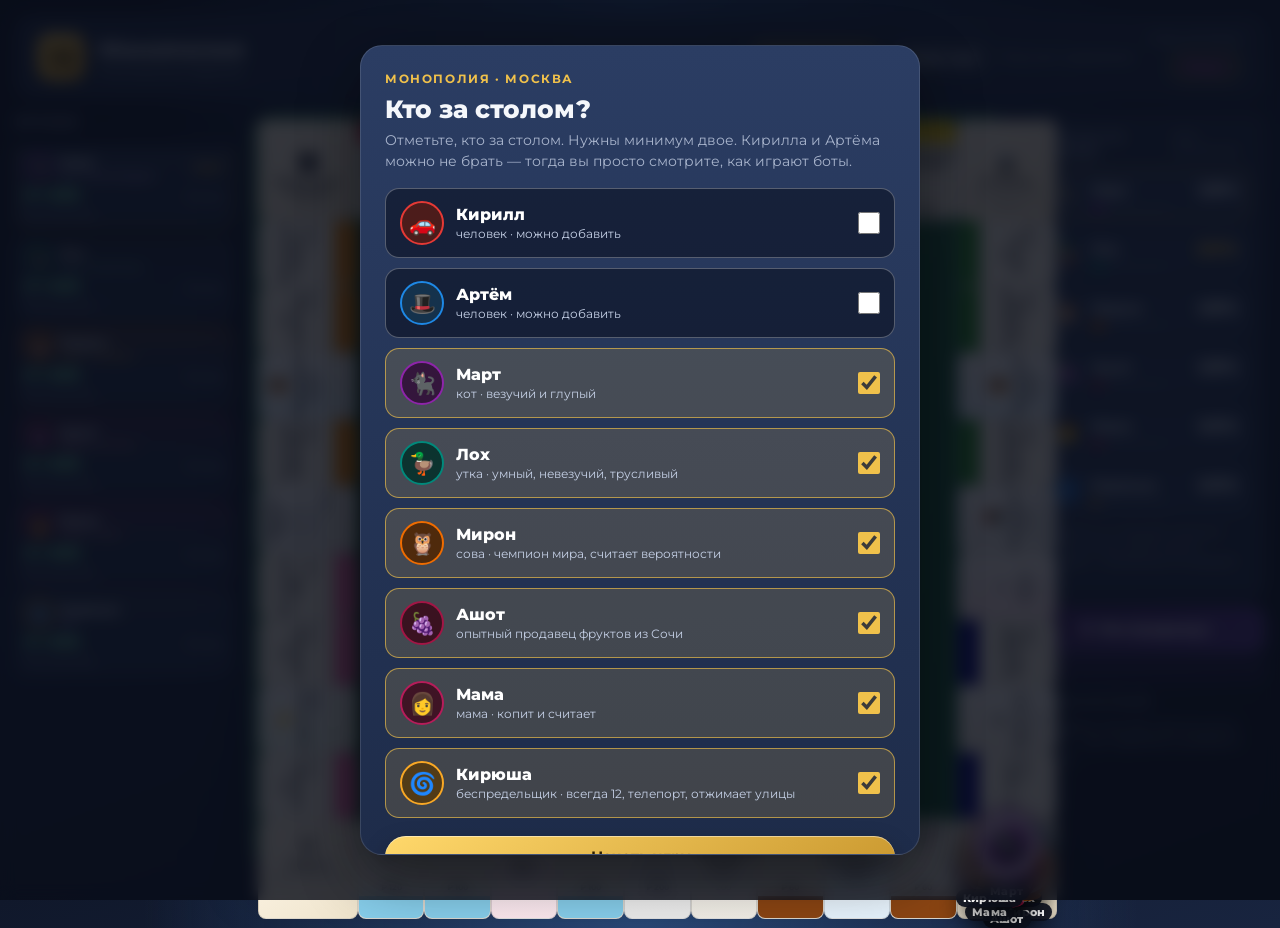
<file: index.html>
<!DOCTYPE html>
<html lang="ru">
<head>
  <meta charset="UTF-8" />
  <meta name="viewport" content="width=device-width, initial-scale=1.0" />
  <title>Монополия — Москва</title>
  <link rel="preconnect" href="https://fonts.googleapis.com" />
  <link rel="preconnect" href="https://fonts.gstatic.com" crossorigin />
  <link href="https://fonts.googleapis.com/css2?family=Montserrat:wght@500;600;700;800&family=PT+Serif:wght@700&display=swap" rel="stylesheet" />
  <link rel="stylesheet" href="styles.css?v=k3" />
</head>
<body>
  <div class="app">
    <header class="header">
      <div class="header__brand">
        <span class="header__logo">М</span>
        <div>
          <h1>Монополия</h1>
          <p class="header__subtitle">Московское издание</p>
        </div>
      </div>
      <div class="header__save">
        <button class="btn-save" id="save-btn" type="button">Сохранить игру</button>
        <button class="btn-save btn-save--ghost" id="new-game-btn" type="button">Новая игра</button>
        <span class="header__save-status" id="save-status">Пока нет сохранения</span>
      </div>
      <div class="header__turn">
        <span class="header__turn-label">Ход игрока</span>
        <span class="header__turn-player" id="active-player-name">Кирилл</span>
      </div>
    </header>

    <main class="game-layout">
      <aside class="players-panel">
        <h2 class="panel-title">Игроки</h2>
        <div id="player-cards" class="player-cards"></div>
      </aside>

      <section class="board-section">
        <div class="board-wrapper">
          <div id="board" class="board"></div>
          <div id="tokens-layer" class="tokens-layer" aria-hidden="true"></div>
          <div class="board-center">
            <div class="board-center__logo">
              <span class="board-center__m">М</span>
              <span class="board-center__text">ОНОПОЛИЯ</span>
              <span class="board-center__city">Москва</span>
            </div>

            <div class="dice-stage">
              <div class="dice-area">
                <div class="die die--white" id="dice-1" aria-label="Кубик 1"></div>
                <div class="die die--red" id="dice-2" aria-label="Кубик 2"></div>
              </div>
              <div class="dice-readout" id="dice-readout">
                <span class="dice-readout__value" id="die-value-1">—</span>
                <span class="dice-readout__op">+</span>
                <span class="dice-readout__value" id="die-value-2">—</span>
                <span class="dice-readout__op">=</span>
                <span class="dice-readout__total" id="dice-total">—</span>
              </div>
            </div>

            <button class="btn-roll" id="roll-btn" type="button">
              <span class="btn-roll__icon">🎲</span>
              <span id="roll-btn-label">Бросить кубики</span>
            </button>

            <div class="turn-actions" id="turn-actions">
              <button class="btn-action" id="manage-btn" type="button">Дома и залог</button>
              <button class="btn-action" id="trade-btn" type="button">Торговля</button>
              <button class="btn-action btn-action--end" id="end-turn-btn" type="button" hidden>Закончить ход</button>
            </div>

            <p class="game-log" id="game-log">За столом Кирилл, Артём, Лох, Март и Мирон. Боты ходят сами и комментируют решения.</p>
            <div class="trade-feed" id="trade-feed" hidden></div>
            <div class="property-hover" id="property-preview" hidden></div>
            <div class="board-offer" id="board-offer" hidden></div>
          </div>
        </div>
      </section>

      <aside class="info-panel">
        <section class="odds-panel" aria-live="polite">
          <div class="odds-panel__head">
            <h2 class="panel-title">Шансы на победу</h2>
            <span class="odds-panel__note">1000 симуляций</span>
          </div>
          <div class="odds-list" id="odds-list"></div>
          <p class="odds-panel__foot">Считается из текущей позиции: деньги, улицы, дома, залоги. Стрелка — изменение за текущий ход.</p>
        </section>
        <section class="nostradamus">
          <button class="btn-nostradamus" id="nostradamus-btn" type="button">🔮 Нострадамус</button>
          <ol class="prophecy" id="prophecy" hidden></ol>
          <button class="btn-dossier" id="dossier-btn" type="button">📋 Досье для Claude</button>
          <p class="nostradamus__status" id="nostradamus-status">Нострадамус зачитает прогноз вслух. «Досье» — для подробного разбора в claude.ai.</p>
        </section>
        <div class="commentary-panel" hidden>
          <div class="commentary-feed" id="commentary-feed" aria-live="polite"></div>
          <form class="commentary-compose" id="commentary-form">
            <div class="commentary-compose__who" id="commentary-speaker-row" hidden></div>
            <div class="commentary-compose__row">
              <input class="commentary-compose__input" id="commentary-input" type="text" maxlength="160" autocomplete="off" placeholder="Написать в чат…" disabled>
              <button class="commentary-compose__send" id="commentary-send" type="submit" disabled>Отправить</button>
            </div>
          </form>
        </div>

      </aside>
    </main>
  </div>

  <div class="modal-overlay" id="modal-overlay" hidden>
    <div class="modal" id="modal" role="dialog" aria-modal="true"></div>
  </div>

  <div class="lobby-overlay" id="lobby-overlay">
    <div class="lobby" role="dialog" aria-modal="true" aria-labelledby="lobby-title">
      <p class="lobby__kicker">Монополия · Москва</p>
      <h2 class="lobby__title" id="lobby-title">Кто за столом?</h2>
      <p class="lobby__lead">Отметьте, кто за столом. Нужны минимум двое. Кирилла и Артёма можно не брать — тогда вы просто смотрите, как играют боты.</p>
      <div class="lobby__seats" id="lobby-seats">
        <label class="lobby-seat">
          <span class="lobby-seat__token" style="--seat-color:#E53935">🚗</span>
          <span class="lobby-seat__body">
            <span class="lobby-seat__name">Кирилл</span>
            <span class="lobby-seat__blurb">человек · можно добавить</span>
          </span>
          <input type="checkbox" data-seat-key="human1">
        </label>
        <label class="lobby-seat">
          <span class="lobby-seat__token" style="--seat-color:#1E88E5">🎩</span>
          <span class="lobby-seat__body">
            <span class="lobby-seat__name">Артём</span>
            <span class="lobby-seat__blurb">человек · можно добавить</span>
          </span>
          <input type="checkbox" data-seat-key="human2">
        </label>
        <label class="lobby-seat">
          <span class="lobby-seat__token" style="--seat-color:#8E24AA">🐈‍⬛</span>
          <span class="lobby-seat__body">
            <span class="lobby-seat__name">Март</span>
            <span class="lobby-seat__blurb">кот · везучий и глупый</span>
          </span>
          <input type="checkbox" data-seat-key="mart" checked>
        </label>
        <label class="lobby-seat">
          <span class="lobby-seat__token" style="--seat-color:#00897B">🦆</span>
          <span class="lobby-seat__body">
            <span class="lobby-seat__name">Лох</span>
            <span class="lobby-seat__blurb">утка · умный, невезучий, трусливый</span>
          </span>
          <input type="checkbox" data-seat-key="lokh" checked>
        </label>
        <label class="lobby-seat">
          <span class="lobby-seat__token" style="--seat-color:#EF6C00">🦉</span>
          <span class="lobby-seat__body">
            <span class="lobby-seat__name">Мирон</span>
            <span class="lobby-seat__blurb">сова · чемпион мира, считает вероятности</span>
          </span>
          <input type="checkbox" data-seat-key="miron" checked>
        </label>
        <label class="lobby-seat">
          <span class="lobby-seat__token" style="--seat-color:#A31545">🍇</span>
          <span class="lobby-seat__body">
            <span class="lobby-seat__name">Ашот</span>
            <span class="lobby-seat__blurb">опытный продавец фруктов из Сочи</span>
          </span>
          <input type="checkbox" data-seat-key="ashot" checked>
        </label>
        <label class="lobby-seat">
          <span class="lobby-seat__token" style="--seat-color:#B71C5A">👩</span>
          <span class="lobby-seat__body">
            <span class="lobby-seat__name">Мама</span>
            <span class="lobby-seat__blurb">мама · копит и считает</span>
          </span>
          <input type="checkbox" data-seat-key="mama" checked>
        </label>
      </div>
      <p class="lobby__error" id="lobby-error" hidden>Нужно хотя бы двое игроков.</p>
      <div class="lobby__actions">
        <button class="btn-ghost" id="continue-btn" type="button" hidden>Продолжить</button>
        <button class="btn-roll" id="start-game-btn" type="button">Начать игру</button>
      </div>
    </div>
  </div>

  <script type="module" src="app.js?v=k3"></script>
</body>
</html>
</file>
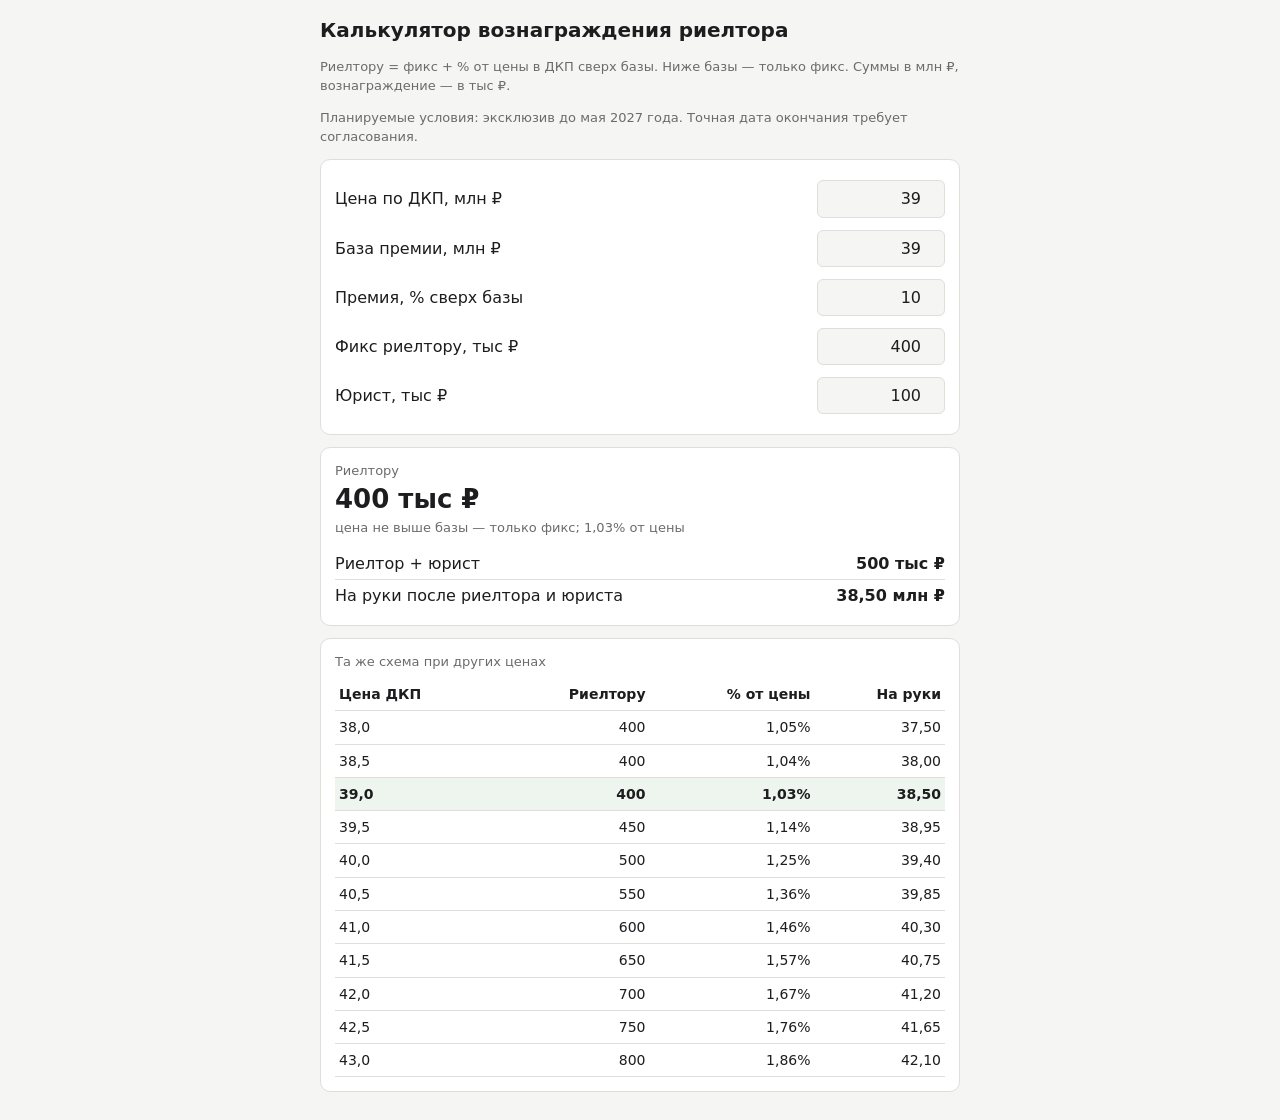
<file: rieltor.html>
<!doctype html>
<html lang="ru">
<head>
<meta charset="utf-8">
<meta name="viewport" content="width=device-width,initial-scale=1">
<title>Калькулятор риелтора</title>
<!-- Вознаграждение риелтора: фикс + % сверх базы.
     Открыть файл в браузере (двойной клик). Ничего не отправляет, считает на странице. -->
<style>
:root{--fg:#1d1d1f;--bg:#f5f5f4;--card:#fff;--line:#e0ded9;--muted:#6b6b6b;--acc:#1f4e79;--hi:#eef5ee}
@media(prefers-color-scheme:dark){:root{--fg:#ececec;--bg:#17181a;--card:#222326;--line:#3a3b3f;--muted:#a0a0a0;--acc:#7fb0e0;--hi:#23332a}}
body{margin:0;padding:16px;background:var(--bg);color:var(--fg);font:16px/1.45 -apple-system,system-ui,sans-serif}
main{max-width:640px;margin:auto}
h1{font-size:20px;margin:0 0 4px}
.m{color:var(--muted);font-size:13px}
.card{background:var(--card);border:1px solid var(--line);border-radius:10px;padding:14px;margin:12px 0}
label{display:flex;justify-content:space-between;align-items:center;gap:12px;padding:6px 0}
input{font:inherit;width:110px;padding:6px 8px;border:1px solid var(--line);border-radius:6px;background:var(--bg);color:var(--fg);text-align:right}
.big{font-size:26px;font-weight:600}
.row{display:flex;justify-content:space-between;padding:4px 0;border-bottom:1px solid var(--line)}
.row:last-child{border:0}
table{width:100%;border-collapse:collapse;font-size:14px}
th,td{padding:6px 4px;border-bottom:1px solid var(--line);text-align:right}
th:first-child,td:first-child{text-align:left}
tr.cur td{background:var(--hi);font-weight:600}
</style>
</head>
<body><main>
<h1>Калькулятор вознаграждения риелтора</h1>
<p class="m">Риелтору = фикс + % от цены в ДКП сверх базы. Ниже базы — только фикс. Суммы в млн ₽, вознаграждение — в тыс ₽.</p>

<p class="m">Планируемые условия: эксклюзив до мая 2027 года. Точная дата окончания требует согласования.</p>

<div class="card">
  <label>Цена по ДКП, млн ₽ <input id="price" type="number" step="0.1" value="39"></label>
  <label>База премии, млн ₽ <input id="base" type="number" step="0.1" value="39"></label>
  <label>Премия, % сверх базы <input id="pct" type="number" step="1" value="10"></label>
  <label>Фикс риелтору, тыс ₽ <input id="fix" type="number" step="10" value="400"></label>
  <label>Юрист, тыс ₽ <input id="law" type="number" step="10" value="100"></label>
</div>

<div class="card">
  <div class="m">Риелтору</div>
  <div class="big" id="fee"></div>
  <div class="m" id="feeNote"></div>
  <div style="margin-top:10px">
    <div class="row"><span>Риелтор + юрист</span><b id="total"></b></div>
    <div class="row"><span>На руки после риелтора и юриста</span><b id="net"></b></div>
  </div>
</div>

<div class="card">
  <div class="m" style="margin-bottom:6px">Та же схема при других ценах</div>
  <table><thead><tr><th>Цена ДКП</th><th>Риелтору</th><th>% от цены</th><th>На руки</th></tr></thead><tbody id="tbl"></tbody></table>
</div>
</main>
<script>
const $ = id => document.getElementById(id);
const num = id => parseFloat(String($(id).value).replace(',', '.')) || 0;
const r = (x, d = 0) => x.toLocaleString('ru-RU', {minimumFractionDigits: d, maximumFractionDigits: d});
function fee(price, base, pct, fix) { return fix + pct / 100 * Math.max(0, price - base) * 1000; } // тыс ₽
function calc() {
  const price = num('price'), base = num('base'), pct = num('pct'), fix = num('fix'), law = num('law');
  const f = fee(price, base, pct, fix);
  $('fee').textContent = r(f) + ' тыс ₽';
  $('feeNote').textContent = price > base
    ? `${r(fix)} фикс + ${r(pct)}% × ${r(price - base, 1)} млн = ${r(fix)} + ${r(f - fix)}; ${r(f / price / 10, 2)}% от цены`
    : `цена не выше базы — только фикс; ${r(f / price / 10, 2)}% от цены`;
  $('total').textContent = r(f + law) + ' тыс ₽';
  $('net').textContent = r(price - (f + law) / 1000, 2) + ' млн ₽';
  const start = Math.floor(Math.min(price, base)) - 1, rows = [];
  for (let p = start; p <= start + 5; p += 0.5) {
    const x = fee(p, base, pct, fix);
    rows.push(`<tr${Math.abs(p - price) < 1e-9 ? ' class="cur"' : ''}><td>${r(p, 1)}</td><td>${r(x)}</td><td>${r(x / p / 10, 2)}%</td><td>${r(p - (x + law) / 1000, 2)}</td></tr>`);
  }
  $('tbl').innerHTML = rows.join('');
}
document.querySelectorAll('input').forEach(i => i.addEventListener('input', calc));
calc();
</script>
</body></html>
</file>
<file: styles.css>
:root {
  --bg: #1a2744;
  --bg-panel: #243352;
  --bg-panel-light: #2d3f63;
  --felt: #1e6b45;
  --felt-dark: #145a38;
  --gold: #f0c14b;
  --gold-dark: #c9972e;
  --text: #f5f7fb;
  --text-muted: #a8b4cc;
  --border: rgba(255, 255, 255, 0.12);
  --shadow: 0 18px 50px rgba(0, 0, 0, 0.35);
  --cell-size: clamp(52px, 5.2vw, 72px);
  --corner-size: clamp(78px, 7.8vw, 108px);
  --board-gap: 0;
}

* {
  box-sizing: border-box;
  margin: 0;
  padding: 0;
}

body {
  min-height: 100vh;
  font-family: 'Montserrat', sans-serif;
  color: var(--text);
  background:
    radial-gradient(circle at top, #2a4a7a 0%, transparent 45%),
    linear-gradient(160deg, #10182b 0%, #1a2744 45%, #0f1728 100%);
}

.app {
  min-height: 100vh;
  padding: 16px;
}

.header {
  display: flex;
  align-items: center;
  justify-content: space-between;
  gap: 16px;
  margin-bottom: 16px;
  padding: 14px 20px;
  border: 1px solid var(--border);
  border-radius: 18px;
  background: rgba(36, 51, 82, 0.85);
  backdrop-filter: blur(8px);
}

.header__brand {
  display: flex;
  align-items: center;
  gap: 14px;
}

.header__logo {
  display: grid;
  place-items: center;
  width: 48px;
  height: 48px;
  border-radius: 14px;
  background: linear-gradient(145deg, var(--gold), var(--gold-dark));
  color: #2b1d00;
  font-family: 'PT Serif', serif;
  font-size: 1.8rem;
  font-weight: 700;
  box-shadow: inset 0 2px 0 rgba(255, 255, 255, 0.35);
}

.header h1 {
  font-size: 1.35rem;
  letter-spacing: 0.04em;
}

.header__subtitle {
  color: var(--text-muted);
  font-size: 0.82rem;
}

.header__save {
  display: flex;
  flex-wrap: wrap;
  align-items: center;
  justify-content: center;
  gap: 8px;
  margin-left: auto;
}

.btn-save {
  padding: 8px 14px;
  border: 1px solid rgba(240, 193, 75, 0.45);
  border-radius: 999px;
  background: rgba(240, 193, 75, 0.16);
  color: var(--gold);
  font-family: inherit;
  font-size: 0.78rem;
  font-weight: 700;
  cursor: pointer;
  transition: background 0.15s ease, transform 0.15s ease;
}

.btn-save:hover {
  background: rgba(240, 193, 75, 0.28);
  transform: translateY(-1px);
}

.btn-save--ghost {
  border-color: var(--border);
  background: rgba(255, 255, 255, 0.06);
  color: var(--text);
}

.btn-save--ghost:hover {
  background: rgba(255, 255, 255, 0.12);
}

.header__save-status {
  color: var(--text-muted);
  font-size: 0.72rem;
  min-width: 11em;
}

.header__miron {
  display: flex;
  flex-direction: column;
  align-items: flex-end;
  gap: 6px;
}

.header__miron-label {
  color: var(--text-muted);
  font-size: 0.72rem;
  text-transform: uppercase;
  letter-spacing: 0.08em;
}

.miron-toggle {
  display: inline-flex;
  padding: 3px;
  border-radius: 999px;
  border: 1px solid rgba(239, 108, 0, 0.4);
  background: rgba(239, 108, 0, 0.12);
}

.miron-toggle__btn {
  padding: 5px 12px;
  border: none;
  border-radius: 999px;
  background: transparent;
  color: #ffcc80;
  font-family: inherit;
  font-size: 0.72rem;
  font-weight: 700;
  cursor: pointer;
}

.miron-toggle__btn--on {
  background: #ef6c00;
  color: #fff8e8;
}

.miron-toggle--card {
  margin: 0 0 8px;
  width: 100%;
  justify-content: flex-start;
  align-items: center;
  gap: 4px;
}

.miron-toggle__caption {
  padding: 0 6px 0 4px;
  color: #ffcc80;
  font-size: 0.62rem;
  font-weight: 700;
  letter-spacing: 0.04em;
  text-transform: uppercase;
}

.header__turn {
  display: flex;
  flex-direction: column;
  align-items: flex-end;
  gap: 4px;
}

.header__turn-label {
  color: var(--text-muted);
  font-size: 0.75rem;
  text-transform: uppercase;
  letter-spacing: 0.08em;
}

.header__turn-player {
  padding: 6px 14px;
  border-radius: 999px;
  background: rgba(240, 193, 75, 0.15);
  border: 1px solid rgba(240, 193, 75, 0.35);
  color: var(--gold);
  font-weight: 700;
}

.game-layout {
  display: grid;
  grid-template-columns: 220px minmax(0, 1fr) 240px;
  gap: 16px;
  align-items: start;
}

.panel-title {
  margin-bottom: 10px;
  font-size: 0.78rem;
  text-transform: uppercase;
  letter-spacing: 0.1em;
  color: var(--text-muted);
}

.players-panel,
.info-panel {
  display: flex;
  flex-direction: column;
  gap: 8px;
}

.players-panel {
  max-height: calc(100vh - 108px);
  min-height: 0;
}

.player-cards {
  display: flex;
  flex-direction: column;
  gap: 6px;
  flex: 1;
  min-height: 0;
  overflow: auto;
  padding-right: 2px;
}

.player-card {
  padding: 7px 8px;
  border-radius: 12px;
  border: 1px solid var(--border);
  background: var(--bg-panel);
  transition: transform 0.2s ease, box-shadow 0.2s ease, border-color 0.2s ease;
}

.player-card--bot {
  background:
    linear-gradient(180deg, rgba(255, 255, 255, 0.04), transparent 42%),
    var(--bg-panel);
}

.player-card--active {
  border-color: rgba(240, 193, 75, 0.55);
  box-shadow: 0 0 0 1px rgba(240, 193, 75, 0.25), var(--shadow);
  transform: translateY(-2px);
}

.player-card__head {
  display: flex;
  align-items: center;
  justify-content: space-between;
  margin-bottom: 4px;
}

.player-card__identity {
  display: flex;
  align-items: center;
  gap: 6px;
  min-width: 0;
}

.player-card__token {
  display: grid;
  place-items: center;
  width: 28px;
  height: 28px;
  border-radius: 50%;
  font-size: 0.95rem;
  background: linear-gradient(145deg, #ffffff, #f0f0f0);
  box-shadow: 0 4px 12px rgba(0, 0, 0, 0.2);
  flex-shrink: 0;
}

.player-card__name {
  font-weight: 700;
  font-size: 0.82rem;
  min-width: 0;
}

.player-card__role {
  display: block;
  margin-top: 1px;
  color: var(--text-muted);
  font-size: 0.54rem;
  font-weight: 600;
  letter-spacing: 0.01em;
  white-space: nowrap;
  overflow: hidden;
  text-overflow: ellipsis;
}

.player-card--bot .player-card__role {
  color: #d7b8ff;
}

.player-card--lokh .player-card__role {
  color: #80cbc4;
}

.player-card--miron {
  background:
    linear-gradient(180deg, rgba(239, 108, 0, 0.16), transparent 46%),
    var(--bg-panel);
  border-color: rgba(239, 108, 0, 0.35);
}

.player-card--miron .player-card__role {
  color: #ffb74d;
}

.player-card--ashot {
  background:
    linear-gradient(180deg, rgba(163, 21, 69, 0.18), transparent 46%),
    var(--bg-panel);
  border-color: rgba(163, 21, 69, 0.4);
}

.player-card--ashot .player-card__role {
  color: #f48fb1;
}

.player-card--mama {
  background:
    linear-gradient(180deg, rgba(183, 28, 90, 0.18), transparent 46%),
    var(--bg-panel);
  border-color: rgba(183, 28, 90, 0.42);
}

.player-card--mama .player-card__role {
  color: #f48fb1;
}

.player-card__badge {
  font-size: 0.55rem;
  padding: 2px 6px;
  border-radius: 999px;
  background: rgba(240, 193, 75, 0.18);
  color: var(--gold);
  text-transform: uppercase;
  letter-spacing: 0.06em;
  flex-shrink: 0;
}

.player-card__meta {
  display: flex;
  align-items: baseline;
  justify-content: space-between;
  gap: 8px;
}

.player-card__money-value {
  font-size: 0.95rem;
  font-weight: 800;
  color: #7dffb2;
  flex-shrink: 0;
}

.player-card__position {
  color: var(--text-muted);
  font-size: 0.62rem;
  line-height: 1.3;
  text-align: right;
  overflow: hidden;
  text-overflow: ellipsis;
  white-space: nowrap;
}

.board-section {
  display: flex;
  justify-content: center;
}

.board-wrapper {
  position: relative;
  width: min(100%, calc(var(--corner-size) * 2 + var(--cell-size) * 9 + 12px));
  aspect-ratio: 1;
}

.board {
  position: absolute;
  inset: 0;
  display: grid;
  grid-template-columns: var(--corner-size) repeat(9, var(--cell-size)) var(--corner-size);
  grid-template-rows: var(--corner-size) repeat(9, var(--cell-size)) var(--corner-size);
  gap: var(--board-gap);
  padding: 6px;
  border-radius: 22px;
  background:
    linear-gradient(180deg, rgba(255, 255, 255, 0.08), transparent 20%),
    linear-gradient(145deg, var(--felt), var(--felt-dark));
  box-shadow: var(--shadow), inset 0 0 0 2px rgba(255, 255, 255, 0.08);
}

.board-center {
  position: absolute;
  inset: calc(var(--corner-size) + 8px);
  z-index: 4;
  display: flex;
  flex-direction: column;
  align-items: center;
  justify-content: center;
  gap: 10px;
  padding: 16px;
  overflow: auto;
  border-radius: 18px;
  background:
    radial-gradient(circle at center, rgba(255, 255, 255, 0.08), transparent 60%),
    rgba(15, 35, 24, 0.72);
  border: 1px solid rgba(255, 255, 255, 0.08);
  text-align: center;
}

.board-center__logo {
  display: flex;
  flex-direction: column;
  align-items: center;
  gap: 2px;
}

.board-center__m {
  font-family: 'PT Serif', serif;
  font-size: 2.4rem;
  line-height: 1;
  color: var(--gold);
  text-shadow: 0 3px 10px rgba(0, 0, 0, 0.35);
}

.board-center__text {
  font-weight: 800;
  letter-spacing: 0.35em;
  font-size: 0.95rem;
}

.board-center__city {
  color: var(--text-muted);
  font-size: 0.75rem;
  letter-spacing: 0.18em;
  text-transform: uppercase;
}

.tokens-layer {
  position: absolute;
  inset: 0;
  pointer-events: none;
  z-index: 8;
  overflow: visible;
}

.cell {
  position: relative;
  display: flex;
  flex-direction: column;
  background: #f8f4ea;
  color: #1f2430;
  border: 1px solid rgba(0, 0, 0, 0.12);
  border-radius: 8px;
  overflow: hidden;
  box-shadow: inset 0 1px 0 rgba(255, 255, 255, 0.65);
  transition: transform 0.15s ease, box-shadow 0.15s ease;
}

.cell:hover {
  z-index: 2;
  transform: scale(1.04);
  box-shadow: 0 8px 20px rgba(0, 0, 0, 0.25);
}

.cell--bottom {
  grid-row: 11;
  flex-direction: column-reverse;
}

.cell--top {
  grid-row: 1;
}

.cell--left {
  grid-column: 1;
  flex-direction: row-reverse;
}

.cell--right {
  grid-column: 11;
  flex-direction: row;
}

.cell--corner {
  background: linear-gradient(145deg, #fff8ea, #efe4cc);
}

.cell--corner .cell__body {
  flex: 1;
}

.cell__color-bar {
  flex-shrink: 0;
  background: var(--group-color, transparent);
}

.cell--bottom .cell__color-bar,
.cell--top .cell__color-bar {
  height: 22%;
  width: 100%;
}

.cell--left .cell__color-bar,
.cell--right .cell__color-bar {
  width: 22%;
  height: 100%;
}

.cell__body {
  display: flex;
  flex: 1;
  flex-direction: column;
  align-items: center;
  justify-content: center;
  gap: 2px;
  padding: 4px;
  text-align: center;
}

.cell--left .cell__body,
.cell--right .cell__body {
  writing-mode: vertical-rl;
  transform: rotate(180deg);
}

.cell__name {
  font-size: clamp(0.45rem, 0.9vw, 0.62rem);
  font-weight: 700;
  line-height: 1.15;
}

.cell__meta {
  font-size: clamp(0.38rem, 0.75vw, 0.52rem);
  color: #5a6478;
}

.cell__icon {
  font-size: clamp(0.85rem, 1.6vw, 1.15rem);
}

.cell__price {
  margin-top: auto;
  font-size: clamp(0.38rem, 0.72vw, 0.5rem);
  font-weight: 700;
  color: #334;
}

.cell--chance {
  background: linear-gradient(180deg, #fff, #fde8ef);
}

.cell--chest {
  background: linear-gradient(180deg, #fff, #e7f5ff);
}

.cell--tax {
  background: linear-gradient(180deg, #fff, #f3efe7);
}

.cell--railroad {
  background: linear-gradient(180deg, #fff, #ececec);
}

.cell--utility {
  background: linear-gradient(180deg, #fff, #eef8ee);
}

.token {
  position: absolute;
  display: flex;
  flex-direction: column;
  align-items: center;
  width: 64px;
  margin-left: -32px;
  margin-top: -46px;
  z-index: 10;
  filter: drop-shadow(0 10px 12px rgba(0, 0, 0, 0.5));
  transition: left 0.28s ease, top 0.28s ease;
}

.token--active {
  z-index: 12;
}

.token--moving .token__pawn {
  animation: token-hop 0.28s ease;
}

.token__pawn {
  position: relative;
  display: grid;
  place-items: center;
  width: 56px;
  height: 56px;
  border-radius: 50%;
  background:
    radial-gradient(circle at 35% 28%, rgba(255, 255, 255, 0.75), transparent 42%),
    linear-gradient(180deg, var(--token-color) 0%, color-mix(in srgb, var(--token-color) 68%, #111) 100%);
  border: 4px solid #fff;
  box-shadow:
    inset 0 -7px 12px rgba(0, 0, 0, 0.28),
    0 0 0 3px color-mix(in srgb, var(--token-color) 85%, #000);
}

.token--active .token__pawn {
  box-shadow:
    inset 0 -6px 10px rgba(0, 0, 0, 0.25),
    0 0 0 3px #fff,
    0 0 0 6px var(--token-color),
    0 0 22px color-mix(in srgb, var(--token-color) 80%, transparent);
}

.token__icon {
  font-size: 1.7rem;
  line-height: 1;
  filter: drop-shadow(0 1px 1px rgba(0, 0, 0, 0.35));
}

.token__base {
  width: 34px;
  height: 12px;
  margin-top: -5px;
  border-radius: 50%;
  background: color-mix(in srgb, var(--token-color) 85%, #000);
  box-shadow: 0 2px 0 rgba(255, 255, 255, 0.25) inset;
}

.token__label {
  margin-top: 2px;
  padding: 2px 7px;
  border-radius: 999px;
  background: rgba(15, 20, 32, 0.94);
  color: #fff;
  font-size: 0.68rem;
  font-weight: 800;
  letter-spacing: 0.02em;
  white-space: nowrap;
}

@keyframes token-hop {
  0%, 100% { transform: translateY(0) scale(1); }
  40% { transform: translateY(-16px) scale(1.12); }
}

.dice-stage {
  display: flex;
  flex-direction: column;
  align-items: center;
  gap: 10px;
}

.dice-area {
  display: flex;
  gap: 28px;
  align-items: center;
  justify-content: center;
  min-height: 110px;
  perspective: 900px;
}

.die {
  width: 84px;
  height: 84px;
  perspective: 900px;
  filter: drop-shadow(0 14px 12px rgba(0, 0, 0, 0.45));
}

.die-scene {
  width: 100%;
  height: 100%;
  transform-style: preserve-3d;
  transform: rotateX(-22deg) rotateY(18deg);
}

.die-cube {
  position: relative;
  width: 84px;
  height: 84px;
  transform-style: preserve-3d;
  transition: transform 1.15s cubic-bezier(0.17, 0.84, 0.32, 1.15);
}

.die-face {
  position: absolute;
  inset: 0;
  display: grid;
  grid-template-rows: repeat(3, 1fr);
  gap: 6px;
  padding: 13px;
  border-radius: 14px;
  backface-visibility: hidden;
  background: linear-gradient(145deg, #ffffff, #e7e9ee);
  border: 2px solid rgba(0, 0, 0, 0.12);
  box-shadow: inset 0 2px 0 rgba(255, 255, 255, 0.85);
}

.die--red .die-face {
  background: linear-gradient(145deg, #ff5d5d, #c62828);
  border-color: rgba(80, 0, 0, 0.25);
}

.die-face--1 { transform: rotateY(0deg) translateZ(42px); }
.die-face--2 { transform: rotateY(90deg) translateZ(42px); }
.die-face--3 { transform: rotateX(90deg) translateZ(42px); }
.die-face--4 { transform: rotateX(-90deg) translateZ(42px); }
.die-face--5 { transform: rotateY(-90deg) translateZ(42px); }
.die-face--6 { transform: rotateY(180deg) translateZ(42px); }

.dice-row {
  display: grid;
  grid-template-columns: repeat(3, 1fr);
  gap: 5px;
  align-items: center;
  justify-items: center;
}

.dice-dot {
  width: 14px;
  height: 14px;
  border-radius: 50%;
  visibility: hidden;
}

.dice-dot--on {
  visibility: visible;
  background: radial-gradient(circle at 35% 35%, #555, #111);
  box-shadow: inset 0 -1px 2px rgba(0, 0, 0, 0.45);
}

.die--red .dice-dot--on {
  background: radial-gradient(circle at 35% 35%, #fff, #f3f3f3);
  box-shadow: inset 0 -1px 2px rgba(0, 0, 0, 0.25);
}

.dice-readout {
  display: flex;
  align-items: center;
  justify-content: center;
  gap: 8px;
  min-width: 180px;
  padding: 6px 14px;
  border-radius: 999px;
  background: rgba(0, 0, 0, 0.35);
  border: 1px solid rgba(255, 255, 255, 0.12);
  font-weight: 800;
}

.dice-readout__value,
.dice-readout__total {
  min-width: 1.4em;
  text-align: center;
  font-size: 1.35rem;
  line-height: 1;
  color: #fff;
}

.dice-readout__total {
  color: var(--gold);
  font-size: 1.55rem;
}

.dice-readout__op {
  color: var(--text-muted);
  font-size: 1.05rem;
}

.dice-readout--pop .dice-readout__total {
  animation: readout-pop 0.45s ease;
}

@keyframes readout-pop {
  0% { transform: scale(0.6); opacity: 0.2; }
  60% { transform: scale(1.18); opacity: 1; }
  100% { transform: scale(1); }
}

.btn-roll {
  display: inline-flex;
  align-items: center;
  gap: 8px;
  padding: 12px 22px;
  border: none;
  border-radius: 999px;
  cursor: pointer;
  font-family: inherit;
  font-size: 0.92rem;
  font-weight: 700;
  color: #2b1d00;
  background: linear-gradient(145deg, #ffd86b, var(--gold-dark));
  box-shadow: 0 10px 24px rgba(0, 0, 0, 0.25), inset 0 1px 0 rgba(255, 255, 255, 0.45);
  transition: transform 0.15s ease, filter 0.15s ease;
}

.btn-roll:hover:not(:disabled) {
  transform: translateY(-1px);
  filter: brightness(1.03);
}

.btn-roll:disabled {
  opacity: 0.55;
  cursor: not-allowed;
}

.game-log {
  max-width: 320px;
  color: var(--text-muted);
  font-size: 0.78rem;
  line-height: 1.45;
}

.game-log div + div {
  margin-top: 4px;
}

.bank-card {
  padding: 16px;
  border-radius: 16px;
  border: 1px solid var(--border);
  background: var(--bg-panel);
  text-align: center;
}

.bank-card__icon {
  font-size: 1.6rem;
  margin-bottom: 8px;
}

.bank-card__amount {
  font-size: 1.5rem;
  font-weight: 800;
  color: var(--gold);
}

.bank-card__note {
  margin-top: 8px;
  color: var(--text-muted);
  font-size: 0.72rem;
  line-height: 1.4;
}

.property-hover {
  position: absolute;
  left: 50%;
  top: 52%;
  transform: translate(-50%, -50%);
  z-index: 12;
  width: min(340px, 88%);
  max-height: min(78%, 420px);
  overflow: auto;
  padding: 14px 16px;
  border-radius: 16px;
  border: 1px solid rgba(240, 193, 75, 0.5);
  background: rgba(10, 16, 30, 0.94);
  box-shadow: 0 18px 44px rgba(0, 0, 0, 0.5);
  text-align: left;
  pointer-events: none;
}

.property-hover[hidden] {
  display: none;
}

.trade-feed {
  position: absolute;
  left: 8px;
  right: 8px;
  top: 8px;
  z-index: 13;
  display: flex;
  flex-direction: column;
  gap: 6px;
  max-height: 42%;
  overflow: auto;
  pointer-events: none;
}

.trade-feed[hidden] {
  display: none;
}

.trade-feed__item {
  padding: 8px 10px;
  border-radius: 12px;
  border: 1px solid rgba(255, 255, 255, 0.12);
  background: rgba(10, 16, 30, 0.9);
  box-shadow: 0 10px 24px rgba(0, 0, 0, 0.35);
  text-align: left;
}

.trade-feed__head {
  font-size: 0.72rem;
  font-weight: 800;
  margin-bottom: 4px;
}

.trade-feed__body {
  color: var(--text-muted);
  font-size: 0.68rem;
  line-height: 1.35;
}

.trade-feed__verdict {
  margin-top: 5px;
  font-size: 0.72rem;
  font-weight: 800;
  letter-spacing: 0.04em;
}

.trade-feed__item--pending .trade-feed__verdict {
  color: var(--gold);
}

.trade-feed__item--yes {
  border-color: rgba(125, 255, 178, 0.35);
}

.trade-feed__item--yes .trade-feed__verdict {
  color: #7dffb2;
}

.trade-feed__item--no {
  border-color: rgba(229, 57, 53, 0.35);
}

.trade-feed__item--no .trade-feed__verdict {
  color: #ffcdd2;
}

.board-offer {
  position: absolute;
  left: 50%;
  top: 50%;
  transform: translate(-50%, -50%);
  z-index: 14;
  width: min(360px, 92%);
  max-height: 88%;
  overflow: auto;
  border-radius: 18px;
  border: 1px solid rgba(240, 193, 75, 0.5);
  background: linear-gradient(180deg, #2b3d63 0%, #1e2c4a 100%);
  box-shadow: 0 18px 44px rgba(0, 0, 0, 0.5);
  text-align: left;
}

.board-offer[hidden] {
  display: none;
}

.board-offer .modal-card {
  padding: 16px;
  gap: 12px;
}

.board-offer .modal-card__title {
  font-size: 1.05rem;
}

.property-card {
  display: flex;
  flex-direction: column;
  gap: 8px;
}

.property-card__stripe {
  display: flex;
  align-items: center;
  justify-content: center;
  min-height: 32px;
  padding: 6px 10px;
  border-radius: 10px;
  background: var(--group-color, #888);
  box-shadow: inset 0 0 0 1px rgba(0, 0, 0, 0.18);
}

.property-card__header {
  padding-bottom: 8px;
  border-bottom: 1px solid rgba(255, 255, 255, 0.08);
}

.property-card__title {
  font-size: 1rem;
  font-weight: 800;
}

.property-card__group {
  color: var(--text-muted);
  font-size: 0.75rem;
}

.property-card__row {
  display: flex;
  justify-content: space-between;
  font-size: 0.82rem;
}

.property-card__row span:last-child {
  font-weight: 700;
}

.property-card__row--current {
  color: var(--gold);
}

.money-stack {
  display: flex;
  flex-direction: column;
  gap: 6px;
}

.bill {
  display: flex;
  align-items: center;
  justify-content: center;
  height: 34px;
  border-radius: 8px;
  font-weight: 800;
  font-size: 0.85rem;
  border: 1px solid rgba(0, 0, 0, 0.12);
  box-shadow: 0 4px 10px rgba(0, 0, 0, 0.18);
  transform: rotate(-1deg);
}

.bill span {
  opacity: 0.85;
}

.bill--500 { background: linear-gradient(90deg, #ffd6d6, #ffb3b3); color: #7a1010; }
.bill--100 { background: linear-gradient(90deg, #d9ecff, #b8dcff); color: #0f3d73; }
.bill--50 { background: linear-gradient(90deg, #dff8df, #c6efc6); color: #1d5a1d; }
.bill--20 { background: linear-gradient(90deg, #fff1cc, #ffe29a); color: #7a5a00; }
.bill--10 { background: linear-gradient(90deg, #f3e5ff, #e2ccff); color: #4f2785; }
.bill--5 { background: linear-gradient(90deg, #ffe3f0, #ffcce3); color: #7a2450; }
.bill--1 { background: linear-gradient(90deg, #f5f5f5, #e8e8e8); color: #444; }

@media (max-width: 1200px) {
  .game-layout {
    grid-template-columns: 1fr;
  }

  .players-panel,
  .info-panel {
    order: 2;
  }

  .board-section {
    order: 1;
  }

  .player-cards {
    flex-direction: row;
    flex-wrap: wrap;
  }

  .player-card {
    flex: 1 1 220px;
  }
}

.bank-card__supply {
  display: flex;
  justify-content: center;
  gap: 16px;
  margin-top: 10px;
  color: var(--text);
  font-size: 0.85rem;
}

.player-card__flags {
  display: flex;
  flex-wrap: wrap;
  gap: 4px;
  margin-bottom: 4px;
}

.player-card__flag {
  font-size: 0.65rem;
  padding: 3px 8px;
  border-radius: 999px;
  text-transform: uppercase;
  letter-spacing: 0.04em;
  font-weight: 700;
}

.player-card__flag--jail {
  background: rgba(229, 57, 53, 0.2);
  color: #ff8a80;
}

.player-card__flag--card {
  background: rgba(255, 255, 255, 0.08);
  color: var(--gold);
}

.player-card__props {
  display: flex;
  flex-wrap: wrap;
  gap: 3px;
  margin-top: 5px;
}

.prop-chip {
  display: inline-flex;
  align-items: center;
  gap: 4px;
  max-width: 100%;
  padding: 2px 7px;
  border-radius: 999px;
  background: rgba(255, 255, 255, 0.06);
  border: 1px solid rgba(255, 255, 255, 0.1);
  font-size: 0.62rem;
  font-weight: 600;
  color: var(--text-muted);
}

.prop-chip i {
  width: 8px;
  height: 8px;
  border-radius: 2px;
  background: var(--g, #888);
  flex-shrink: 0;
}

.prop-chip__houses {
  display: inline-flex;
  align-items: center;
  gap: 2px;
  margin-left: 2px;
}

.prop-chip__houses .house-marker {
  width: 6px;
  height: 6px;
}

.prop-chip__houses .hotel-marker {
  width: 9px;
  height: 7px;
}

.prop-chip--mortgaged {
  opacity: 0.55;
  text-decoration: line-through;
}

.player-card__none {
  margin: 0;
  color: var(--text-muted);
  font-size: 0.6rem;
}

.cell__color-bar {
  position: relative;
}

.cell__buildings {
  position: absolute;
  inset: 0;
  display: flex;
  align-items: center;
  justify-content: center;
  gap: 2px;
  pointer-events: none;
  z-index: 2;
}

.cell--left .cell__buildings,
.cell--right .cell__buildings {
  flex-direction: column;
}

.house-marker,
.hotel-marker {
  display: inline-block;
  flex-shrink: 0;
  box-sizing: border-box;
}

.house-marker {
  width: 8px;
  height: 8px;
  background: linear-gradient(180deg, #43a047 0 38%, #f3ead4 38%);
  clip-path: polygon(50% 0, 100% 36%, 100% 100%, 0 100%, 0 36%);
  filter: drop-shadow(0 0 0.7px #fff) drop-shadow(0 1px 1px rgba(0, 0, 0, 0.5));
}

.house-marker--empty {
  opacity: 0.32;
  filter: drop-shadow(0 0 0.5px rgba(0, 0, 0, 0.35));
}

.hotel-marker {
  width: 12px;
  height: 9px;
  background: linear-gradient(180deg, #b71c1c 0 30%, #ef5350 30%);
  clip-path: polygon(50% 0, 100% 28%, 100% 100%, 0 100%, 0 28%);
  filter: drop-shadow(0 0 0.7px #fff) drop-shadow(0 1px 1px rgba(0, 0, 0, 0.5));
}

.cell__owner {
  position: absolute;
  width: 10px;
  height: 10px;
  border-radius: 50%;
  border: 1.5px solid #fff;
  box-shadow: 0 1px 3px rgba(0, 0, 0, 0.4);
  z-index: 3;
}

.cell--bottom .cell__owner,
.cell--top .cell__owner {
  right: 3px;
  bottom: 3px;
}

.cell--left .cell__owner {
  top: 3px;
  left: 3px;
}

.cell--right .cell__owner {
  top: 3px;
  right: 3px;
}

.cell--mortgaged {
  filter: grayscale(0.55);
}

.cell--mortgaged::after {
  content: 'ЗАЛОГ';
  position: absolute;
  inset: 0;
  display: grid;
  place-items: center;
  font-size: 0.48rem;
  font-weight: 800;
  letter-spacing: 0.08em;
  color: #7a1010;
  background: rgba(255, 255, 255, 0.35);
  pointer-events: none;
  z-index: 2;
}

.turn-actions {
  display: flex;
  flex-wrap: wrap;
  justify-content: center;
  gap: 8px;
}

.btn-action {
  padding: 8px 14px;
  border: 1px solid rgba(255, 255, 255, 0.16);
  border-radius: 999px;
  background: rgba(255, 255, 255, 0.08);
  color: var(--text);
  font-family: inherit;
  font-size: 0.78rem;
  font-weight: 700;
  cursor: pointer;
  transition: background 0.15s ease, transform 0.15s ease;
}

.btn-action:hover:not(:disabled) {
  background: rgba(255, 255, 255, 0.16);
  transform: translateY(-1px);
}

.btn-action:disabled {
  opacity: 0.45;
  cursor: not-allowed;
}

.btn-action--end {
  background: linear-gradient(145deg, #ffd86b, var(--gold-dark));
  color: #2b1d00;
  border: none;
}

.modal-overlay {
  position: fixed;
  inset: 0;
  z-index: 50;
  display: grid;
  place-items: center;
  padding: 20px;
  background: rgba(8, 12, 22, 0.72);
  backdrop-filter: blur(6px);
}

.modal-overlay[hidden] {
  display: none;
}

.modal {
  width: min(520px, 100%);
  max-height: min(86vh, 760px);
  overflow: auto;
  border-radius: 20px;
  border: 1px solid var(--border);
  background: linear-gradient(180deg, #2b3d63 0%, #1e2c4a 100%);
  box-shadow: 0 24px 60px rgba(0, 0, 0, 0.45);
}

.modal--wide {
  width: min(760px, 100%);
}

.modal-card {
  padding: 22px;
  display: flex;
  flex-direction: column;
  gap: 14px;
}

.modal-card__kicker {
  font-size: 0.72rem;
  letter-spacing: 0.12em;
  text-transform: uppercase;
  color: var(--gold);
  font-weight: 700;
}

.modal-card__title {
  font-size: 1.25rem;
  font-weight: 800;
  line-height: 1.25;
}

.modal-card__text {
  color: var(--text-muted);
  font-size: 0.92rem;
  line-height: 1.5;
}

.modal-card__banner {
  padding: 10px 12px;
  border-radius: 12px;
  background: rgba(240, 193, 75, 0.12);
  border: 1px solid rgba(240, 193, 75, 0.28);
  color: var(--gold);
  font-size: 0.82rem;
  line-height: 1.4;
}

.modal-card__banner--danger {
  background: rgba(229, 57, 53, 0.16);
  border-color: rgba(229, 57, 53, 0.35);
  color: #ffcdd2;
}

.modal-actions {
  display: flex;
  flex-wrap: wrap;
  gap: 8px;
}

.modal-actions .btn-roll,
.modal-actions .btn-action {
  flex: 1 1 140px;
  justify-content: center;
}

.btn-ghost {
  padding: 10px 16px;
  border-radius: 999px;
  border: 1px solid rgba(255, 255, 255, 0.16);
  background: transparent;
  color: var(--text);
  font-family: inherit;
  font-size: 0.85rem;
  font-weight: 700;
  cursor: pointer;
}

.btn-danger {
  padding: 10px 16px;
  border-radius: 999px;
  border: none;
  background: linear-gradient(145deg, #ef5350, #c62828);
  color: #fff;
  font-family: inherit;
  font-size: 0.85rem;
  font-weight: 700;
  cursor: pointer;
}

.sheet-card {
  padding: 22px;
  border-radius: 20px;
  min-height: 240px;
  display: flex;
  flex-direction: column;
  gap: 14px;
}

.sheet-card--chance {
  background:
    linear-gradient(180deg, rgba(255, 255, 255, 0.08), transparent 40%),
    linear-gradient(145deg, #9c2b4a, #6d1a32);
}

.sheet-card--chest {
  background:
    linear-gradient(180deg, rgba(255, 255, 255, 0.08), transparent 40%),
    linear-gradient(145deg, #1e5a8a, #12395a);
}

.sheet-card__label {
  font-size: 0.78rem;
  letter-spacing: 0.16em;
  text-transform: uppercase;
  font-weight: 800;
  color: var(--gold);
}

.sheet-card__icon {
  font-size: 2rem;
}

.sheet-card__text {
  font-size: 1.05rem;
  font-weight: 600;
  line-height: 1.45;
}

.manage-list {
  display: flex;
  flex-direction: column;
  gap: 10px;
}

.manage-group {
  padding: 12px;
  border-radius: 14px;
  border: 1px solid var(--border);
  background: rgba(0, 0, 0, 0.18);
}

.manage-group__head {
  display: flex;
  align-items: center;
  justify-content: space-between;
  gap: 8px;
  margin-bottom: 8px;
  font-size: 0.78rem;
  font-weight: 700;
}

.manage-group__swatch {
  width: 16px;
  height: 10px;
  border-radius: 3px;
  display: inline-block;
  margin-right: 6px;
  vertical-align: middle;
}

.manage-row {
  display: flex;
  flex-wrap: wrap;
  align-items: center;
  gap: 8px;
  padding: 8px 0;
  border-top: 1px solid rgba(255, 255, 255, 0.06);
}

.manage-row__name {
  flex: 1 1 140px;
  font-size: 0.82rem;
  font-weight: 700;
}

.manage-row__houses {
  display: flex;
  align-items: center;
  gap: 3px;
  margin-top: 4px;
}

.manage-row__houses .house-marker {
  width: 10px;
  height: 10px;
}

.manage-row__houses .hotel-marker {
  width: 14px;
  height: 11px;
}

.manage-row__meta {
  color: var(--text-muted);
  font-size: 0.72rem;
}

.manage-row__actions {
  display: flex;
  flex-wrap: wrap;
  gap: 6px;
}

.mini-btn {
  padding: 5px 9px;
  border-radius: 8px;
  border: 1px solid rgba(255, 255, 255, 0.14);
  background: rgba(255, 255, 255, 0.08);
  color: var(--text);
  font-family: inherit;
  font-size: 0.7rem;
  font-weight: 700;
  cursor: pointer;
}

.mini-btn:disabled {
  opacity: 0.35;
  cursor: not-allowed;
}

.mini-btn--gold {
  background: rgba(240, 193, 75, 0.18);
  border-color: rgba(240, 193, 75, 0.35);
  color: var(--gold);
}

.trade-partners {
  display: flex;
  flex-wrap: wrap;
  gap: 6px;
}

.trade-partner {
  padding: 6px 10px;
  border-radius: 999px;
  border: 1px solid var(--border);
  background: transparent;
  color: var(--text-muted);
  font: inherit;
  font-size: 0.75rem;
  font-weight: 700;
  cursor: pointer;
}

.trade-partner.is-active {
  border-color: var(--seat-color, var(--gold));
  color: var(--text);
  background: color-mix(in srgb, var(--seat-color, var(--gold)) 18%, transparent);
}

.trade-grid {
  display: grid;
  grid-template-columns: 1fr 1fr;
  gap: 12px;
}

.trade-col {
  display: flex;
  flex-direction: column;
  gap: 8px;
  min-width: 0;
  padding: 10px;
  border-radius: 14px;
  border: 1px solid var(--border);
  background: rgba(0, 0, 0, 0.12);
}

.trade-col__title {
  font-size: 0.72rem;
  font-weight: 800;
  letter-spacing: 0.06em;
  text-transform: uppercase;
  color: var(--text-muted);
}

.trade-list {
  display: flex;
  flex-direction: column;
  gap: 6px;
  max-height: 220px;
  overflow: auto;
}

.trade-item {
  display: grid;
  grid-template-columns: auto auto minmax(0, 1fr) auto;
  align-items: center;
  gap: 8px;
  padding: 6px 8px;
  border-radius: 10px;
  background: rgba(255, 255, 255, 0.04);
  font-size: 0.75rem;
  cursor: pointer;
}

.trade-item.is-locked {
  opacity: 0.45;
  cursor: not-allowed;
}

.trade-item__swatch {
  width: 10px;
  height: 10px;
  border-radius: 3px;
}

.trade-item__name {
  overflow: hidden;
  text-overflow: ellipsis;
  white-space: nowrap;
}

.trade-item__price {
  color: var(--text-muted);
  font-size: 0.68rem;
}

.trade-field {
  display: flex;
  flex-direction: column;
  gap: 4px;
  color: var(--text-muted);
  font-size: 0.68rem;
  font-weight: 700;
}

.trade-field input {
  width: 100%;
  padding: 8px 10px;
  border-radius: 10px;
  border: 1px solid var(--border);
  background: var(--bg-panel);
  color: var(--text);
  font: inherit;
  font-size: 0.9rem;
  font-weight: 800;
}

.trade-empty {
  color: var(--text-muted);
  font-size: 0.75rem;
  line-height: 1.4;
}

.trade-error {
  min-height: 1.2em;
  color: #ff8a80;
  font-size: 0.78rem;
}

.trade-review {
  display: flex;
  flex-direction: column;
  gap: 8px;
}

.trade-review__side {
  padding: 10px 12px;
  border-radius: 12px;
  border: 1px solid var(--border);
  background: rgba(0, 0, 0, 0.12);
  font-size: 0.82rem;
  line-height: 1.45;
}

.trade-review__verdict {
  padding: 10px 12px;
  border-radius: 12px;
  text-align: center;
  font-size: 1rem;
  font-weight: 800;
  letter-spacing: 0.04em;
}

.trade-review__verdict--yes {
  background: rgba(125, 255, 178, 0.16);
  color: #7dffb2;
}

.trade-review__verdict--no {
  background: rgba(229, 57, 53, 0.16);
  color: #ffcdd2;
}

@media (max-width: 640px) {
  .trade-grid {
    grid-template-columns: 1fr;
  }
}

.property-card__houses {
  display: flex;
  align-items: center;
  justify-content: center;
  gap: 5px;
}

.property-card__houses .house-marker {
  width: 14px;
  height: 14px;
}

.property-card__houses .hotel-marker {
  width: 20px;
  height: 16px;
}

.auction-bid {
  font-size: 1.6rem;
  font-weight: 800;
  color: var(--gold);
  text-align: center;
}

.auction-form {
  display: flex;
  flex-direction: column;
  gap: 8px;
}

.auction-bid-field {
  display: flex;
  flex-direction: column;
  gap: 6px;
  color: var(--text-muted);
  font-size: 0.72rem;
  font-weight: 700;
  letter-spacing: 0.06em;
  text-transform: uppercase;
}

.auction-bid-field input {
  width: 100%;
  padding: 10px 12px;
  border-radius: 12px;
  border: 1px solid var(--border);
  background: var(--bg-panel);
  color: var(--text);
  font: inherit;
  font-size: 1.15rem;
  font-weight: 800;
}

.auction-bid-field input:focus {
  outline: 2px solid rgba(240, 193, 75, 0.35);
  outline-offset: 1px;
}

.auction-bid-hint {
  color: var(--text-muted);
  font-size: 0.75rem;
}

.auction-bid-error {
  min-height: 1.2em;
  color: #ff8a80;
  font-size: 0.78rem;
}

.game-log {
  max-width: 320px;
  max-height: 8.4em;
  overflow: auto;
}

.commentary-panel {
  display: flex;
  flex-direction: column;
  flex: 1 1 auto;
  min-height: 416px;
  max-height: min(88vh, 832px);
}

.commentary-feed {
  display: flex;
  flex-direction: column;
  flex: 1 1 auto;
  gap: 8px;
  min-height: 0;
  overflow: auto;
  padding: 10px 12px;
  border-radius: 14px 14px 0 0;
  border: 1px solid var(--border);
  border-bottom: none;
  background: var(--bg-panel);
}

.commentary-compose {
  display: flex;
  flex-direction: column;
  gap: 6px;
  padding: 8px;
  border: 1px solid var(--border);
  border-radius: 0 0 14px 14px;
  background: var(--bg-panel-light);
}

.commentary-compose__who {
  display: flex;
  flex-wrap: wrap;
  gap: 6px;
}

.commentary-speaker {
  padding: 3px 8px;
  border-radius: 999px;
  border: 1px solid var(--border);
  background: transparent;
  color: var(--text-muted);
  font: inherit;
  font-size: 0.68rem;
  font-weight: 700;
  cursor: pointer;
}

.commentary-speaker.is-active {
  border-color: var(--seat-color, var(--gold));
  color: var(--text);
  background: color-mix(in srgb, var(--seat-color, var(--gold)) 18%, transparent);
}

.commentary-compose__row {
  display: flex;
  gap: 6px;
}

.commentary-compose__input {
  flex: 1 1 auto;
  min-width: 0;
  padding: 8px 10px;
  border-radius: 10px;
  border: 1px solid var(--border);
  background: var(--bg-panel);
  color: var(--text);
  font: inherit;
  font-size: 0.78rem;
}

.commentary-compose__input:focus {
  outline: 2px solid rgba(240, 193, 75, 0.35);
  outline-offset: 1px;
}

.commentary-compose__input:disabled,
.commentary-compose__send:disabled {
  opacity: 0.45;
}

.commentary-compose__send {
  flex: 0 0 auto;
  padding: 8px 10px;
  border: none;
  border-radius: 10px;
  background: var(--gold);
  color: #2b1d00;
  font: inherit;
  font-size: 0.72rem;
  font-weight: 800;
  cursor: pointer;
}

.commentary-feed__empty {
  color: var(--text-muted);
  font-size: 0.75rem;
  line-height: 1.45;
}

.commentary-line {
  padding-left: 8px;
  border-left: 3px solid var(--line-color, rgba(255, 255, 255, 0.2));
}

.commentary-line--mart {
  --line-color: #8E24AA;
}

.commentary-line--lokh {
  --line-color: #00897B;
}

.commentary-line--miron {
  --line-color: #EF6C00;
}

.commentary-line--ashot {
  --line-color: #A31545;
}

.commentary-line__name {
  font-size: 0.72rem;
  font-weight: 800;
}

.commentary-line__text {
  color: #e8eef8;
  font-size: 0.78rem;
  line-height: 1.4;
}

.lobby-overlay {
  position: fixed;
  inset: 0;
  z-index: 80;
  display: grid;
  place-items: center;
  padding: 20px;
  background: rgba(8, 12, 22, 0.82);
  backdrop-filter: blur(8px);
}

.lobby-overlay[hidden] {
  display: none;
}

.lobby {
  width: min(560px, 100%);
  max-height: min(90vh, 820px);
  overflow: auto;
  padding: 26px 24px 22px;
  border-radius: 22px;
  border: 1px solid var(--border);
  background: linear-gradient(180deg, #2b3d63 0%, #1e2c4a 100%);
  box-shadow: 0 24px 60px rgba(0, 0, 0, 0.45);
}

.lobby__kicker {
  font-size: 0.72rem;
  letter-spacing: 0.14em;
  text-transform: uppercase;
  color: var(--gold);
  font-weight: 700;
}

.lobby__title {
  margin: 8px 0 6px;
  font-size: 1.55rem;
  font-weight: 800;
}

.lobby__lead {
  color: var(--text-muted);
  font-size: 0.9rem;
  line-height: 1.45;
  margin-bottom: 16px;
}

.lobby__seats {
  display: flex;
  flex-direction: column;
  gap: 10px;
  margin: 4px 0 6px;
  min-height: 0;
  overflow: visible;
}

.lobby-seat {
  display: flex;
  align-items: center;
  gap: 12px;
  padding: 12px 14px;
  border-radius: 14px;
  border: 1px solid rgba(255, 255, 255, 0.28);
  background: rgba(8, 14, 28, 0.55);
  color: #f5f7fb;
  cursor: pointer;
}

.lobby-seat:has(input:checked) {
  border-color: rgba(240, 193, 75, 0.65);
  background: rgba(240, 193, 75, 0.16);
}

.lobby-seat:has(input:disabled) {
  cursor: default;
}

.lobby-seat__token {
  display: grid;
  place-items: center;
  width: 44px;
  height: 44px;
  border-radius: 50%;
  font-size: 1.35rem;
  border: 2px solid var(--seat-color, #fff);
  background: color-mix(in srgb, var(--seat-color) 28%, #111);
  flex-shrink: 0;
}

.lobby-seat__body {
  flex: 1;
  min-width: 0;
}

.lobby-seat__name {
  display: flex;
  align-items: center;
  gap: 8px;
  color: #ffffff;
  font-weight: 800;
  font-size: 1rem;
}

.lobby-seat__you {
  padding: 2px 7px;
  border-radius: 999px;
  background: rgba(240, 193, 75, 0.22);
  color: #f0c14b;
  font-size: 0.62rem;
  font-weight: 800;
  letter-spacing: 0.04em;
  text-transform: uppercase;
}

.lobby-seat__blurb {
  display: block;
  color: #c5d0e6;
  font-size: 0.75rem;
  margin-top: 2px;
}

.lobby-seat input {
  width: 22px;
  height: 22px;
  accent-color: var(--gold);
  flex-shrink: 0;
}

.lobby__error {
  margin-top: 10px;
  color: #ffcdd2;
  font-size: 0.82rem;
}

.lobby__actions {
  display: flex;
  flex-wrap: wrap;
  gap: 8px;
  margin-top: 18px;
}

.lobby__actions .btn-roll,
.lobby__actions .btn-ghost {
  flex: 1 1 160px;
  justify-content: center;
}

@media (max-width: 720px) {
  :root {
    --cell-size: clamp(42px, 11vw, 56px);
    --corner-size: clamp(62px, 16vw, 82px);
  }

  .header {
    flex-direction: column;
    align-items: flex-start;
  }

  .header__save,
  .header__turn {
    align-items: flex-start;
    margin-left: 0;
  }
}

/* Табло шансов на победу */
.commentary-panel[hidden] {
  display: none;
}

.odds-panel {
  display: flex;
  flex-direction: column;
  gap: 10px;
  padding: 14px;
  border-radius: 14px;
  border: 1px solid var(--border);
  background: var(--bg-panel);
}

.odds-panel__head {
  display: flex;
  align-items: baseline;
  justify-content: space-between;
  gap: 8px;
}

.odds-panel__head .panel-title {
  margin-bottom: 0;
}

.odds-panel__note {
  font-size: 0.66rem;
  color: var(--text-muted);
}

.odds-list {
  display: flex;
  flex-direction: column;
  gap: 8px;
}

.odds-row {
  display: grid;
  grid-template-columns: 30px 1fr auto;
  grid-template-rows: auto auto;
  align-items: center;
  column-gap: 8px;
  row-gap: 4px;
  padding: 8px 10px;
  border-radius: 10px;
  border: 1px solid var(--border);
  border-left: 4px solid var(--seat-color);
  background: var(--bg-panel-light);
  transition: opacity 0.3s;
}

.odds-row.is-active {
  box-shadow: 0 0 0 1px var(--gold) inset;
}

.odds-row.is-out {
  opacity: 0.4;
}

.odds-row__token {
  grid-row: 1 / 3;
  font-size: 1.3rem;
  text-align: center;
}

.odds-row__name {
  grid-column: 2;
  grid-row: 1;
  font-weight: 700;
  font-size: 0.85rem;
  overflow: hidden;
  text-overflow: ellipsis;
  white-space: nowrap;
}

.odds-row__delta {
  grid-column: 3;
  grid-row: 2;
  text-align: right;
  font-size: 0.66rem;
  font-weight: 700;
  color: var(--text-muted);
  font-variant-numeric: tabular-nums;
}

.odds-row__delta.is-up {
  color: #5fd38d;
}

.odds-row__delta.is-down {
  color: #ff7a7a;
}

.odds-row__pct {
  grid-column: 3;
  grid-row: 1;
  min-width: 3.2em;
  text-align: right;
  font-size: 1.15rem;
  font-weight: 800;
  font-variant-numeric: tabular-nums;
}

.odds-row.is-leader .odds-row__pct {
  color: var(--gold);
}

.odds-row__bar {
  grid-column: 2;
  grid-row: 2;
  height: 6px;
  border-radius: 999px;
  background: rgba(255, 255, 255, 0.08);
  overflow: hidden;
}

.odds-row__bar i {
  display: block;
  height: 100%;
  border-radius: inherit;
  background: var(--seat-color);
  transition: width 0.5s ease;
}

.odds-panel__foot {
  font-size: 0.66rem;
  line-height: 1.4;
  color: var(--text-muted);
}

/* Режим «Нострадамус» */
.nostradamus {
  display: flex;
  flex-direction: column;
  gap: 8px;
}

.btn-nostradamus {
  padding: 12px 14px;
  border: 1px solid rgba(186, 140, 255, 0.55);
  border-radius: 12px;
  background: linear-gradient(135deg, #3b2766 0%, #5a3a9a 100%);
  color: var(--text);
  font: inherit;
  font-size: 0.92rem;
  font-weight: 800;
  letter-spacing: 0.02em;
  cursor: pointer;
  box-shadow: 0 6px 18px rgba(90, 58, 154, 0.35);
  transition: transform 0.15s, box-shadow 0.15s;
}

.btn-nostradamus:hover:not(:disabled) {
  transform: translateY(-1px);
  box-shadow: 0 10px 24px rgba(90, 58, 154, 0.5);
}

.btn-nostradamus:disabled {
  opacity: 0.6;
  cursor: progress;
}

.nostradamus__status {
  font-size: 0.68rem;
  line-height: 1.4;
  color: var(--text-muted);
}

.prophecy {
  display: flex;
  flex-direction: column;
  gap: 6px;
  max-height: 320px;
  overflow: auto;
  margin: 0;
  padding: 10px 12px 10px 28px;
  border-radius: 12px;
  border: 1px solid rgba(186, 140, 255, 0.35);
  background: rgba(59, 39, 102, 0.35);
  font-size: 0.76rem;
  line-height: 1.45;
  color: var(--text-muted);
}

.prophecy li {
  transition: color 0.3s;
}

.prophecy li.is-current {
  color: var(--text);
  font-weight: 700;
}

.btn-dossier {
  align-self: flex-start;
  padding: 4px 0;
  border: none;
  background: none;
  color: var(--text-muted);
  font: inherit;
  font-size: 0.72rem;
  text-decoration: underline dotted;
  cursor: pointer;
}

.btn-dossier:hover:not(:disabled) {
  color: var(--text);
}

.btn-dossier:disabled {
  opacity: 0.6;
  cursor: progress;
}
</file>
